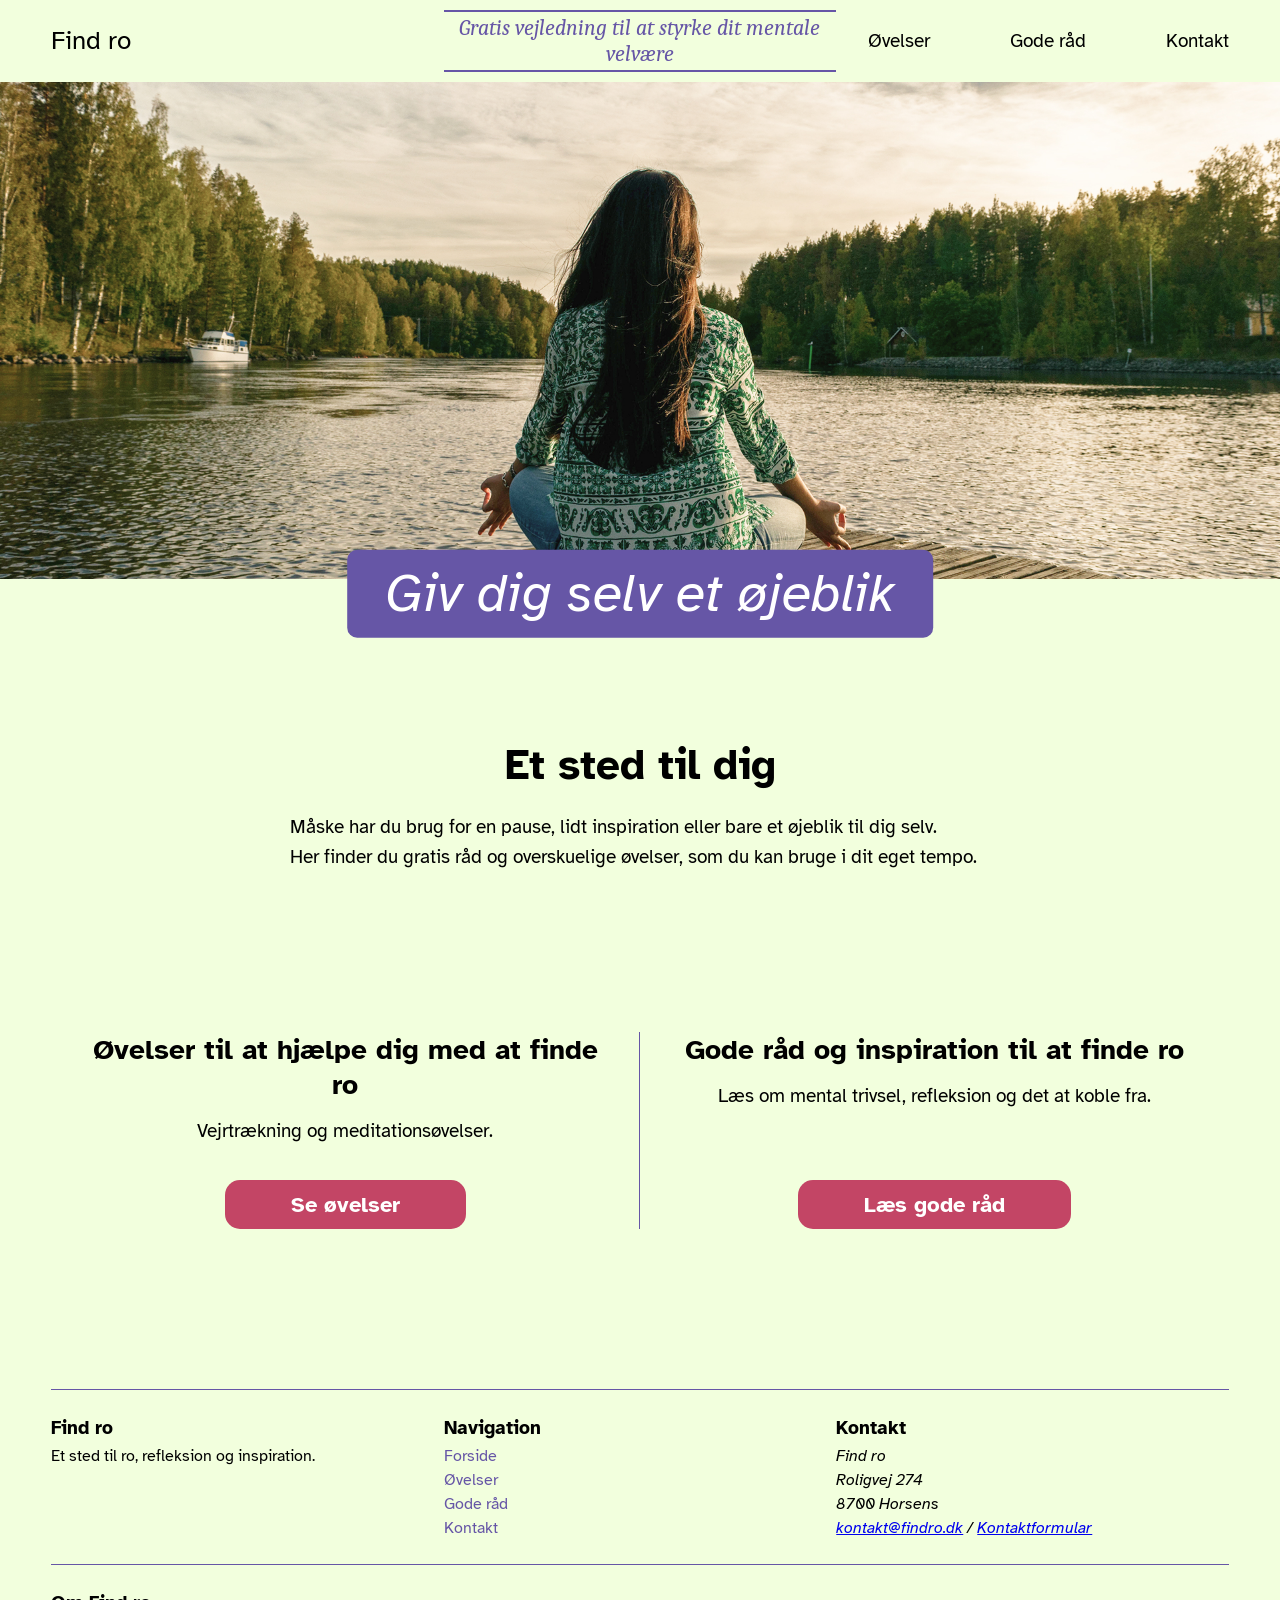
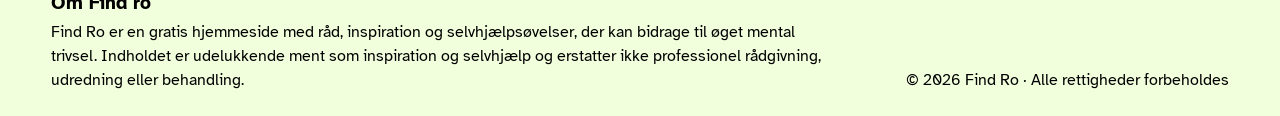
<file: index.html>
<!DOCTYPE html>
<html lang="da">
<head>
    <meta charset="UTF-8">
    <meta name="viewport" content="width=device-width, initial-scale=1.0">
    <title>Forside</title>
    <link rel="stylesheet" href="css/style.css">
    <script src="js/script.js" defer></script>
    <link rel="preconnect" href="https://fonts.googleapis.com">
    <link rel="preconnect" href="https://fonts.gstatic.com" crossorigin>
    <link href="https://fonts.googleapis.com/css2?family=Atkinson+Hyperlegible:ital,wght@0,400;0,700;1,400;1,700&family=Caladea:ital,wght@0,400;0,700;1,400;1,700&display=swap" rel="stylesheet">
</head>
<body>
    <a href="#indhold" class="spring-over-link knap">Gå til hovedindhold</a>
    <header>
        <a href="index.html" class="logo" aria-current="page">Find ro</a>
        <p class="slogan">Gratis vejledning til at styrke dit mentale velvære</p>
        <nav class="hovednavigation" aria-label="Hovednavigation">
            <div class="dropdown-ovelser">
                <a href="ovelser.html">Øvelser</a>
                <div class="undermenu">
                    <a href="ovelser.html#tretrinsovelse">Tretrinsøvelse</a>
                    <a href="ovelser.html#aandedraetsovelse">Åndedrætsøvelse</a>
                    <a href="ovelser.html#478-vejrtraekning">4-7-8-vejrtrækning</a>
                </div>
            </div>
            <a href="gode-raad.html">Gode råd</a>
            <a href="kontakt.html">Kontakt</a>

        </nav>
    </header>

    <main>
        <section class="topbillede">
            <img src="img/yoga2.jpg" alt="En kvinde sidder på en træbro ved en sø og mediterer med udsigt over vandet.">
            <h1>Giv dig selv et øjeblik</h1>
        </section>
        
        <section class="intro intro-forside afstand">
            <h2 id="indhold">Et sted til dig</h2>
            <p class="brodtekst">Måske har du brug for en pause, lidt inspiration eller bare et øjeblik til dig selv.</p>
            <p class="brodtekst">Her finder du gratis råd og overskuelige øvelser, som du kan bruge i dit eget tempo.</p>
        </section>
 
        <section class="genveje afstand">
            <div class="genvejsfelt">
                <h2>Øvelser til at hjælpe dig med at finde ro</h2>
                <p class="brodtekst">Vejrtrækning og meditationsøvelser.</p>
                <a href="ovelser.html" class="knap">Se øvelser</a>
            </div>
            <div class="genvejsfelt">
                <h2>Gode råd og inspiration til at finde ro</h2>
                <p class="brodtekst">Læs om mental trivsel, refleksion og det at koble fra.</p>
                <a href="gode-raad.html" class="knap">Læs gode råd</a>
            </div>
        </section>
    </main>
    
    <footer>
        <section class="sidefod-kolonne">
            <h2>Find ro</h2>
            <p >Et sted til ro, refleksion og inspiration.</p>
        </section>

        <nav class="sidefod-kolonne" aria-label="Footer navigation">
            <h2>Navigation</h2>
            <a href="index.html">Forside</a>
            <a href="ovelser.html">Øvelser</a>
            <a href="gode-raad.html">Gode råd</a>
            <a href="kontakt.html">Kontakt</a>
        </nav>

         <section class="sidefod-kolonne">
            <h2>Kontakt</h2>
            <address>
                <p>Find ro</p>
                <p>Roligvej 274</p>
                <p>8700 Horsens</p>
                <p><a href="mailto:kontakt@findro.dk">kontakt@findro.dk</a> /   <a href="kontakt.html#kontaktformular">Kontaktformular</a></p>
            </address>
         </section>

        <section class="om-sidefod">
            <h2>Om Find ro</h2>
            <p>Find Ro er en gratis hjemmeside med råd, inspiration og selvhjælpsøvelser, der kan bidrage til øget mental trivsel. Indholdet er udelukkende ment som inspiration og selvhjælp og erstatter ikke professionel rådgivning, udredning eller behandling.</p>
        </section>

        <p class="ophavsret">© 2026 Find Ro · Alle rettigheder forbeholdes</p>
    </footer>
</body>
</html>
</file>
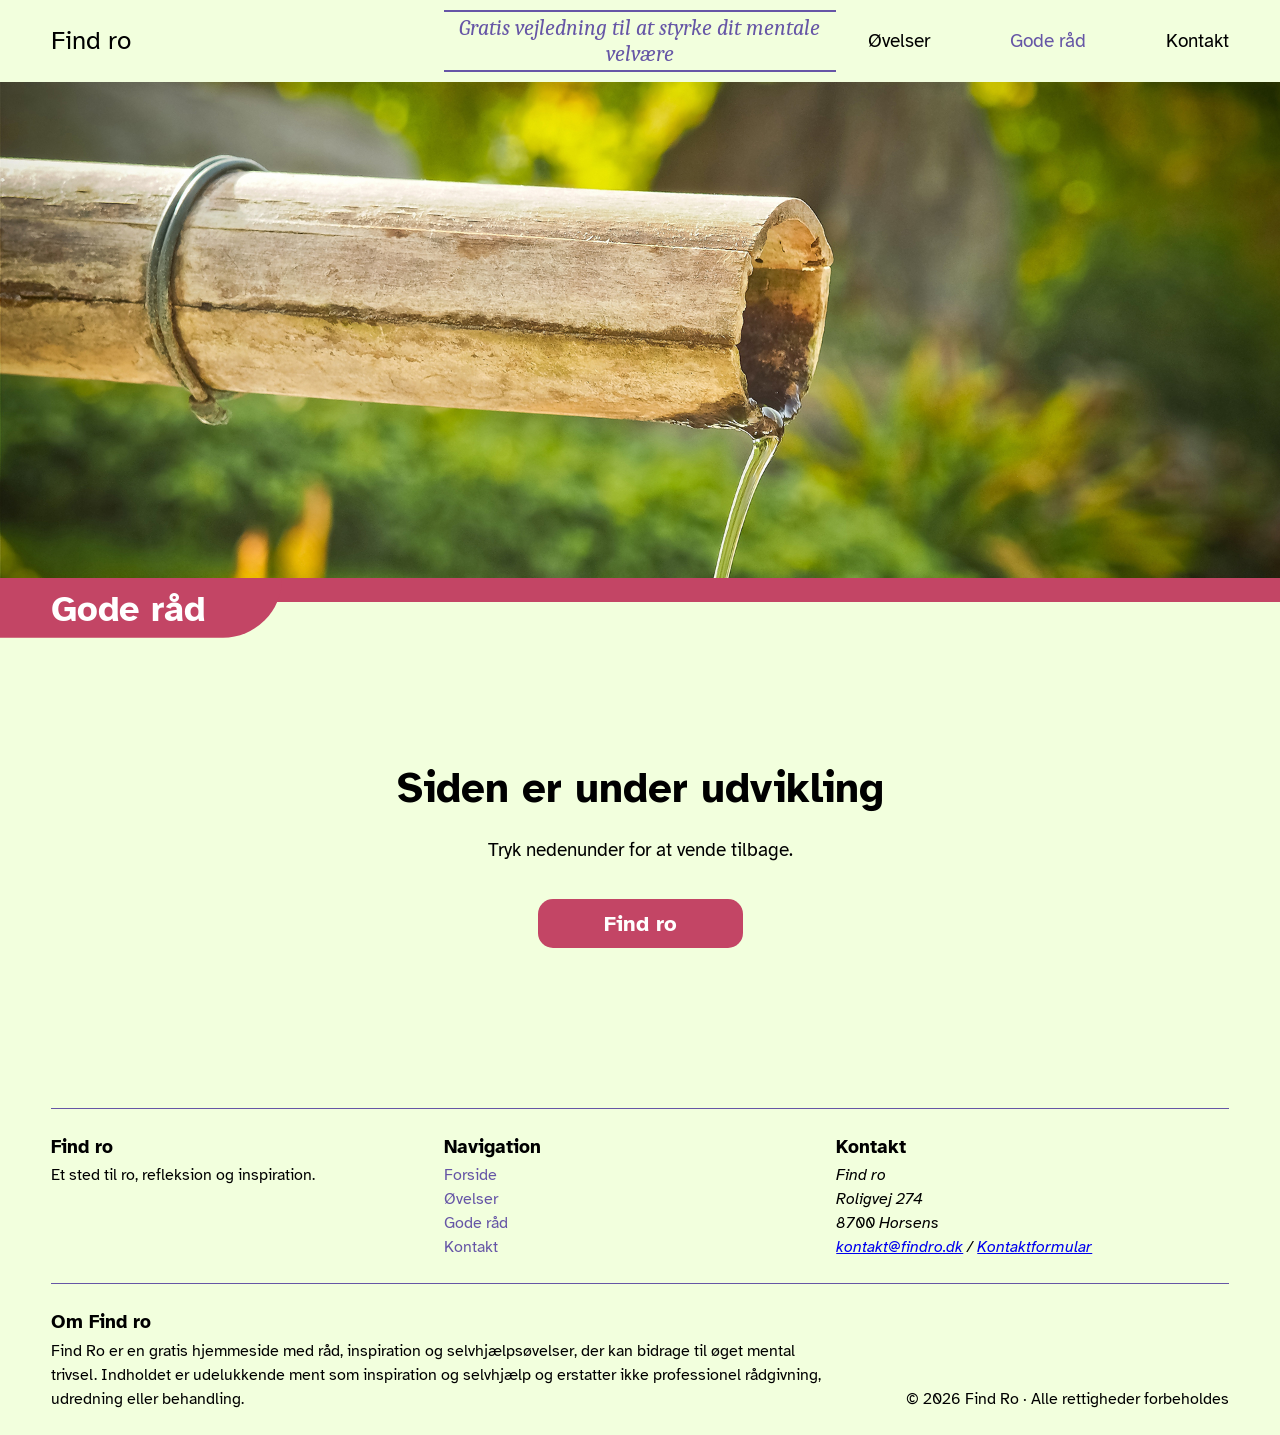
<file: gode-raad.html>
<!DOCTYPE html>
<html lang="da">
<head>
    <meta charset="UTF-8">
    <meta name="viewport" content="width=device-width, initial-scale=1.0">
    <title>Gode råd</title>
    <link rel="stylesheet" href="css/style.css">
    <script src="js/script.js" defer></script>
    <link rel="preconnect" href="https://fonts.googleapis.com">
    <link rel="preconnect" href="https://fonts.gstatic.com" crossorigin>
    <link href="https://fonts.googleapis.com/css2?family=Atkinson+Hyperlegible:ital,wght@0,400;0,700;1,400;1,700&family=Caladea:ital,wght@0,400;0,700;1,400;1,700&display=swap" rel="stylesheet">
</head>
<body>
    <a href="#indhold" class="spring-over-link knap">Gå til hovedindhold</a>
    <header>
        <a href="index.html" class="logo">Find ro</a>
        <p class="slogan">Gratis vejledning til at styrke dit mentale velvære</p>
        <nav class="hovednavigation" aria-label="Hovednavigation">
            <div class="dropdown-ovelser">
                <a href="ovelser.html">Øvelser</a>
                <div class="undermenu">
                    <a href="ovelser.html#tretrinsovelse">Tretrinsøvelse</a>
                    <a href="ovelser.html#aandedraetsovelse">Åndedrætsøvelse</a>
                    <a href="ovelser.html#478-vejrtraekning">4-7-8-vejrtrækning</a>
                </div>
            </div>
            <a href="gode-raad.html" aria-current="page">Gode råd</a>
            <a href="kontakt.html">Kontakt</a>
        </nav>
    </header>

    <main>
        <section class="topbillede">
            <img src="img/vand.jpg" alt="">
        </section>
        <section class="sidetitel">
            <div class="titelstreg"></div>
            <h1 id="indhold">Gode råd</h1>
        </section>

        <section class="intro intro-gode-raad afstand">
            <h2>Siden er under udvikling</h2>
            <p class="brodtekst">Tryk nedenunder for at vende tilbage.</p>
            <div class="genvejsfelt">
                <a href="index.html" class="knap">Find ro</a>
            </div>
        </section>
    </main>
    
    <footer>
        <section class="sidefod-kolonne">
            <h2>Find ro</h2>
            <p >Et sted til ro, refleksion og inspiration.</p>
        </section>

        <nav class="sidefod-kolonne" aria-label="Footer navigation">
            <h2>Navigation</h2>
            <a href="index.html">Forside</a>
            <a href="ovelser.html">Øvelser</a>
            <a href="gode-raad.html">Gode råd</a>
            <a href="kontakt.html">Kontakt</a>
        </nav>

         <section class="sidefod-kolonne">
            <h2>Kontakt</h2>
            <address>
                <p>Find ro</p>
                <p>Roligvej 274</p>
                <p>8700 Horsens</p>
                <p><a href="mailto:kontakt@findro.dk">kontakt@findro.dk</a> /   <a href="kontakt.html#kontaktformular">Kontaktformular</a></p>
            </address>
         </section>

        <section class="om-sidefod">
            <h2>Om Find ro</h2>
            <p>Find Ro er en gratis hjemmeside med råd, inspiration og selvhjælpsøvelser, der kan bidrage til øget mental trivsel. Indholdet er udelukkende ment som inspiration og selvhjælp og erstatter ikke professionel rådgivning, udredning eller behandling.</p>
        </section>

        <p class="ophavsret">© 2026 Find Ro · Alle rettigheder forbeholdes</p>
    </footer>
</body>
</html>
</file>
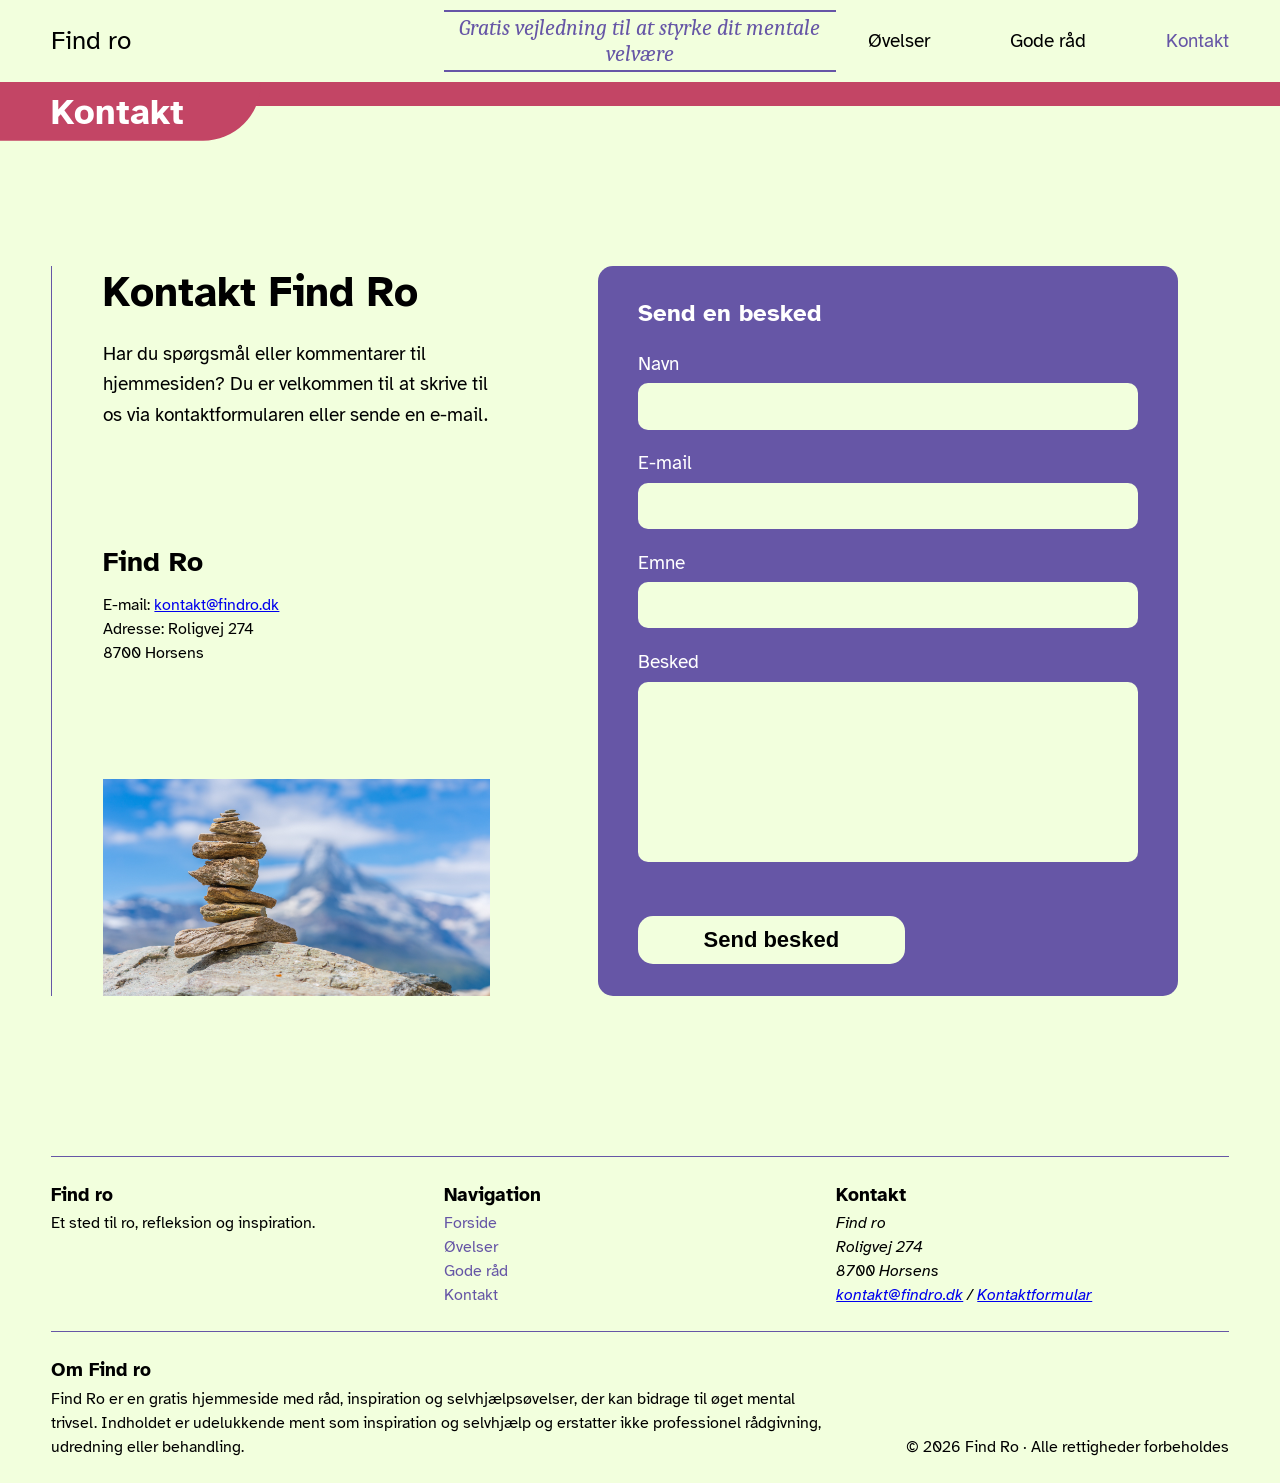
<file: kontakt.html>
<!DOCTYPE html>
<html lang="da">
<head>
    <meta charset="UTF-8">
    <meta name="viewport" content="width=device-width, initial-scale=1.0">
    <title>Kontakt</title>
    <link rel="stylesheet" href="css/style.css">
    <script src="js/script.js" defer></script>
    <link rel="preconnect" href="https://fonts.googleapis.com">
    <link rel="preconnect" href="https://fonts.gstatic.com" crossorigin>
    <link href="https://fonts.googleapis.com/css2?family=Atkinson+Hyperlegible:ital,wght@0,400;0,700;1,400;1,700&family=Caladea:ital,wght@0,400;0,700;1,400;1,700&display=swap" rel="stylesheet">
</head>
<body>
    <a href="#indhold" class="spring-over-link knap">Gå til hovedindhold</a>
    <header>
        <a href="index.html" class="logo">Find ro</a>
        <p class="slogan">Gratis vejledning til at styrke dit mentale velvære</p>
        <nav class="hovednavigation" aria-label="Hovednavigation">
            <div class="dropdown-ovelser">
                <a href="ovelser.html">Øvelser</a>
                <div class="undermenu">
                    <a href="ovelser.html#tretrinsovelse">Tretrinsøvelse</a>
                    <a href="ovelser.html#aandedraetsovelse">Åndedrætsøvelse</a>
                    <a href="ovelser.html#478-vejrtraekning">4-7-8-vejrtrækning</a>
                </div>
            </div>
            <a href="gode-raad.html">Gode råd</a>
            <a href="kontakt.html" aria-current="page">Kontakt</a>
        </nav>
    </header>

    <main>
        <section class="sidetitel">
            <div class="titelstreg"></div>
            <h1 id="indhold">Kontakt</h1>
        </section>

        <section class="kontakt afstand">
            <div class="kontakt-info">
                <div>
                    <h2>Kontakt Find Ro</h2>
                    <p class="brodtekst">Har du spørgsmål eller kommentarer til hjemmesiden?
                    Du er velkommen til at skrive til os via kontaktformularen
                    eller sende en e-mail.</p>
                </div>

                <div class="kontakt-oplysninger">
                    <h3>Find Ro</h3>
                    <p>E-mail: <a href="mailto:kontakt@findro.dk">kontakt@findro.dk</a></p>
                    <p>Adresse: Roligvej 274</p>
                    <p>8700 Horsens</p>
                </div>

                <div class="kontakt-billede">
                    <img src="img/sten.jpg" alt="">
                </div>
            </div>

            <form class="kontakt-formular" id="kontaktformular">
                <h2>Send en besked</h2>

                <label for="navn">Navn</label>
                <input type="text" id="navn" name="navn" autocomplete="name">

                <label for="email">E-mail</label>
                <input type="email" id="email" name="email" autocomplete="email">

                <label for="emne">Emne</label>
                <input type="text" id="emne" name="emne">

                <label for="besked">Besked</label>
                <textarea id="besked" name="besked"></textarea>

                <button type="submit" class="knap">Send besked</button>
            </form>
        </section>
    </main>
    
    <footer>
        <section class="sidefod-kolonne">
            <h2>Find ro</h2>
            <p >Et sted til ro, refleksion og inspiration.</p>
        </section>

        <nav class="sidefod-kolonne" aria-label="Footer navigation">
            <h2>Navigation</h2>
            <a href="index.html">Forside</a>
            <a href="ovelser.html">Øvelser</a>
            <a href="gode-raad.html">Gode råd</a>
            <a href="kontakt.html">Kontakt</a>
        </nav>

         <section class="sidefod-kolonne">
            <h2>Kontakt</h2>
            <address>
                <p>Find ro</p>
                <p>Roligvej 274</p>
                <p>8700 Horsens</p>
                <p><a href="mailto:kontakt@findro.dk">kontakt@findro.dk</a> /   <a href="kontakt.html#kontaktformular">Kontaktformular</a></p>
            </address>
         </section>

        <section class="om-sidefod">
            <h2>Om Find ro</h2>
            <p>Find Ro er en gratis hjemmeside med råd, inspiration og selvhjælpsøvelser, der kan bidrage til øget mental trivsel. Indholdet er udelukkende ment som inspiration og selvhjælp og erstatter ikke professionel rådgivning, udredning eller behandling.</p>
        </section>

        <p class="ophavsret">© 2026 Find Ro · Alle rettigheder forbeholdes</p>
    </footer>
</body>
</html>
</file>
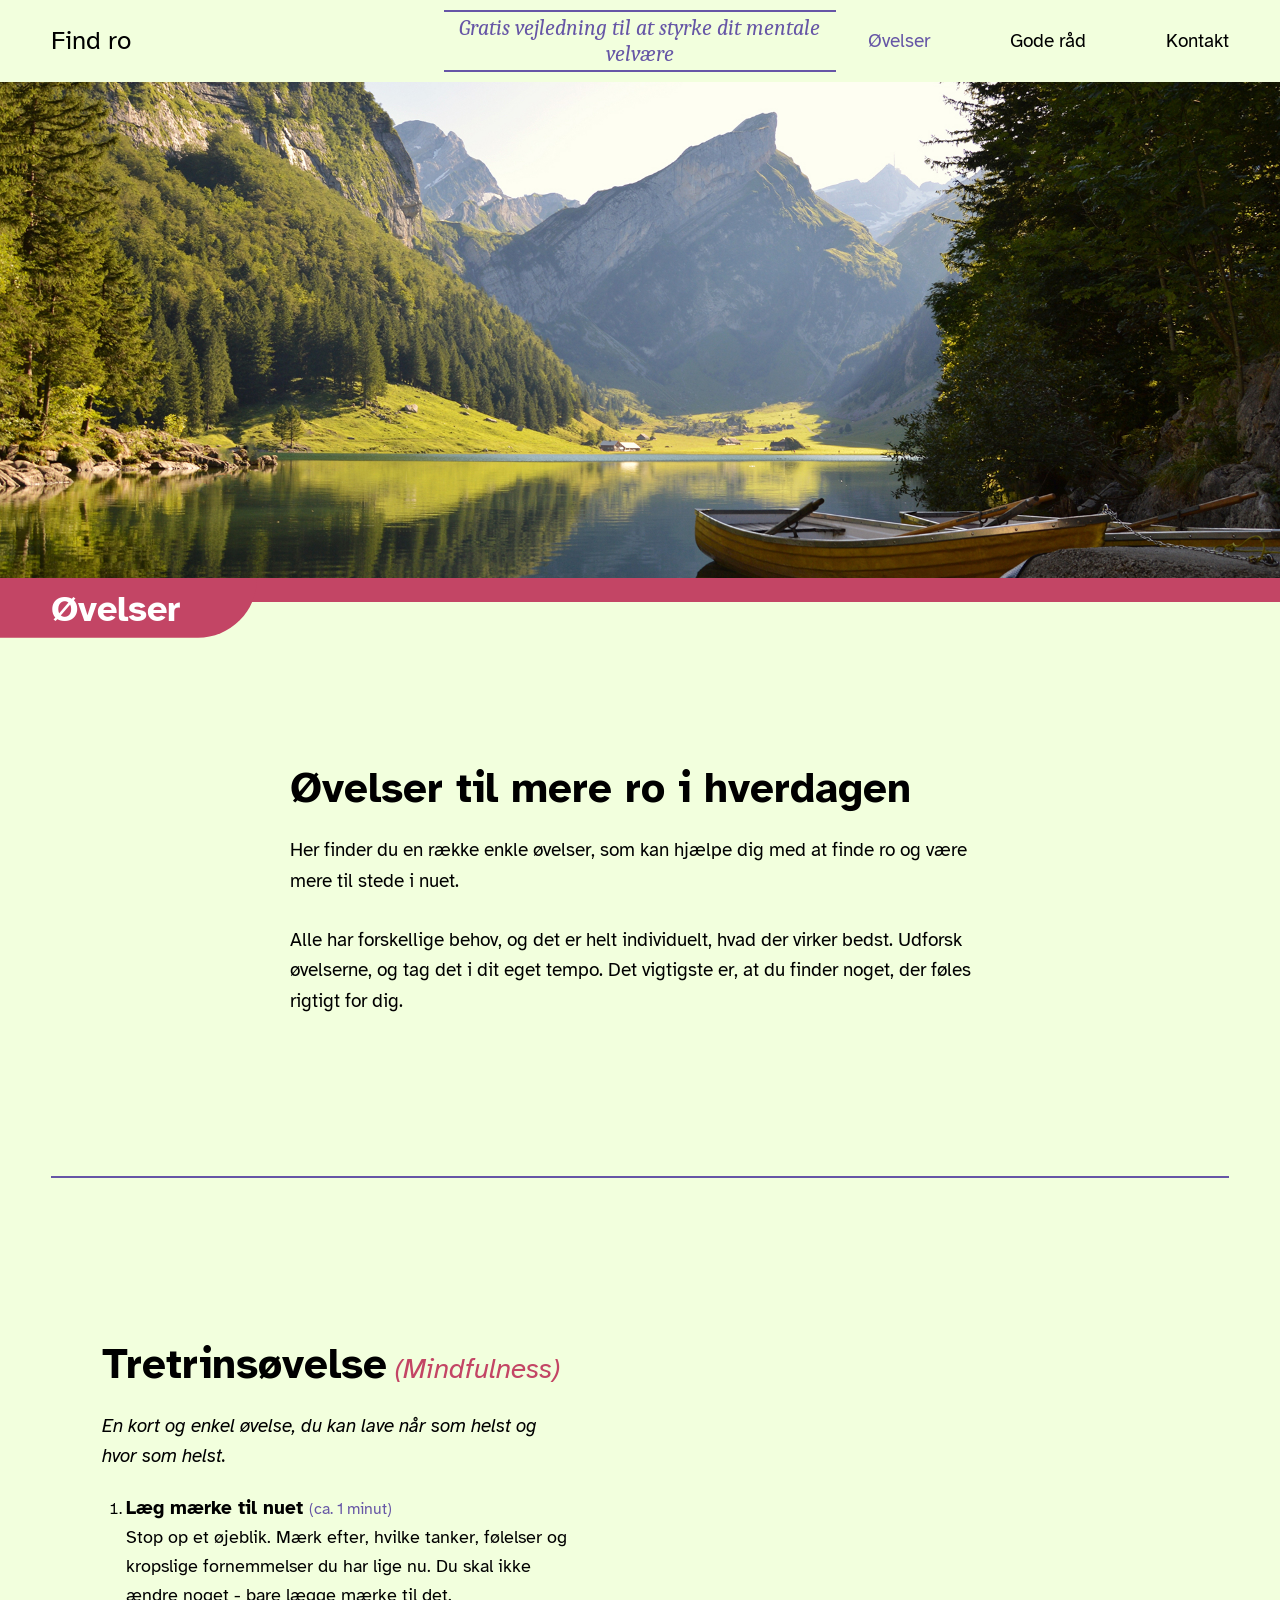
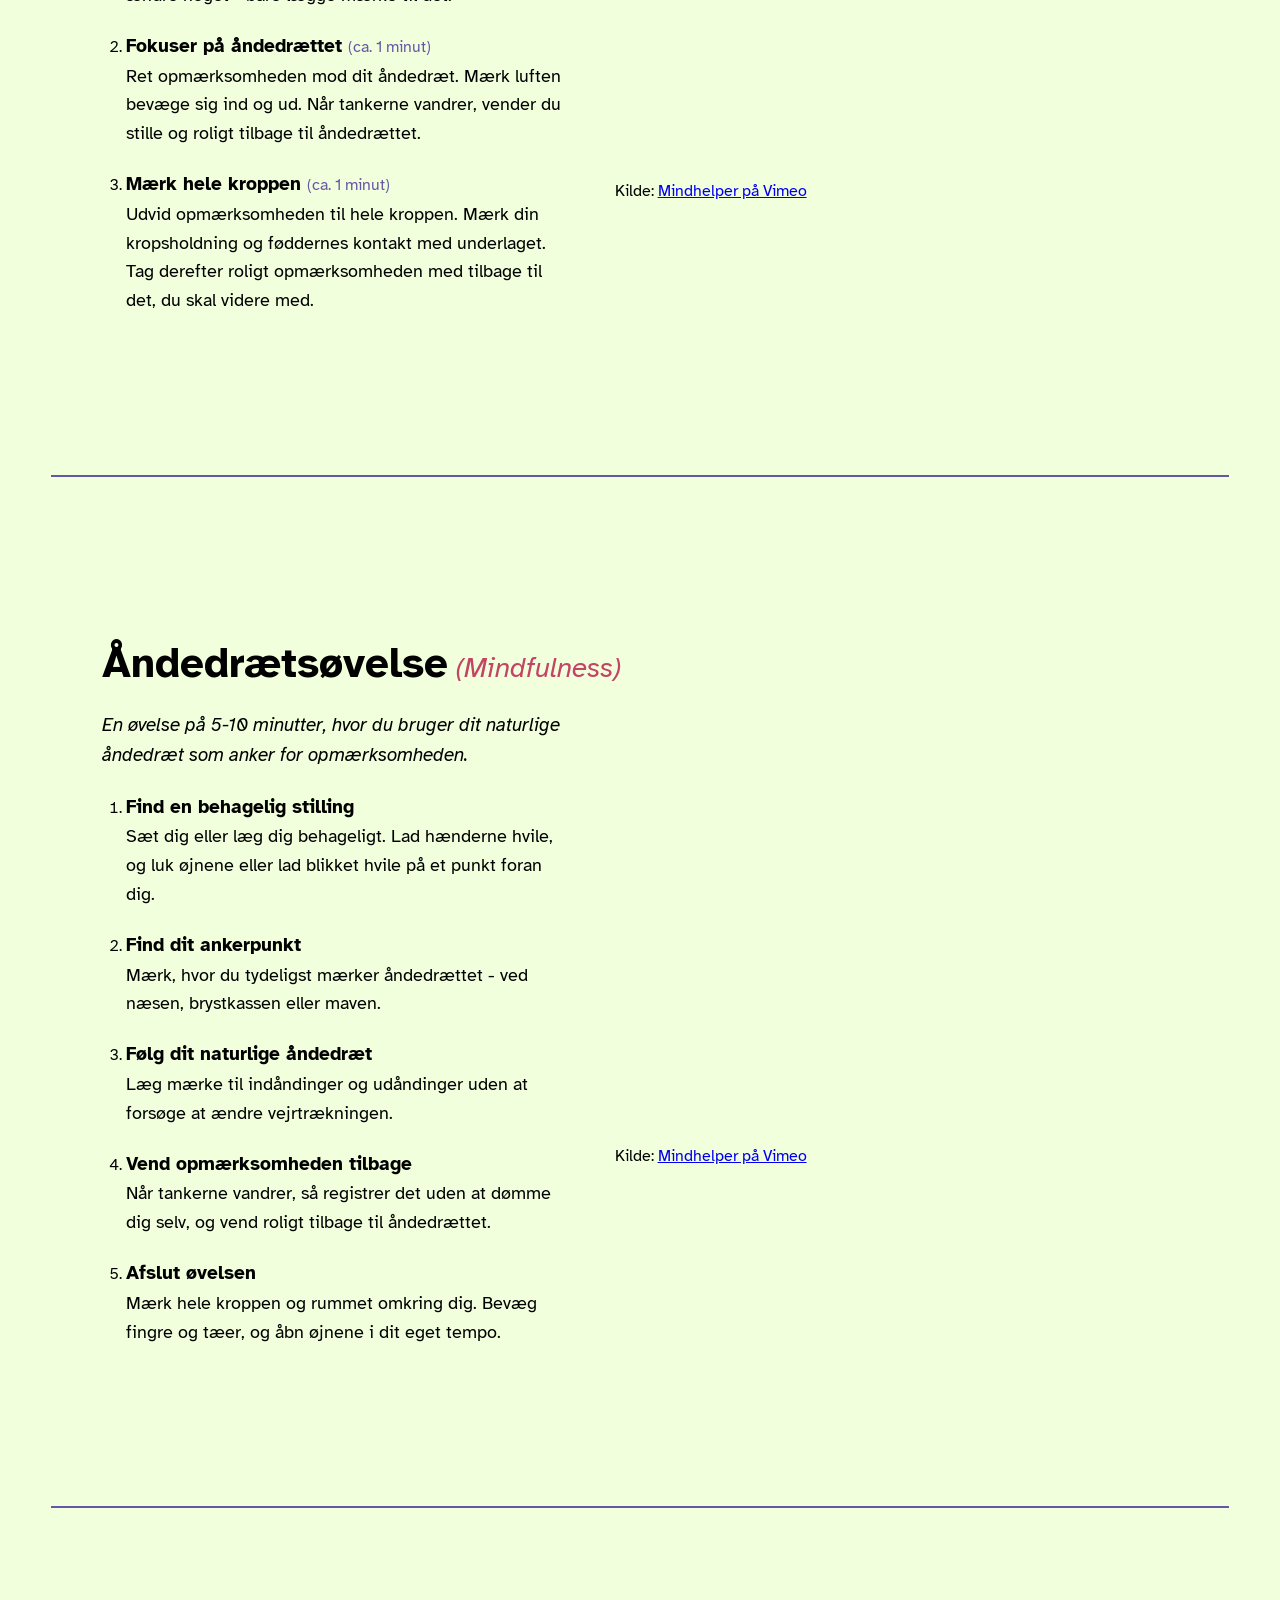
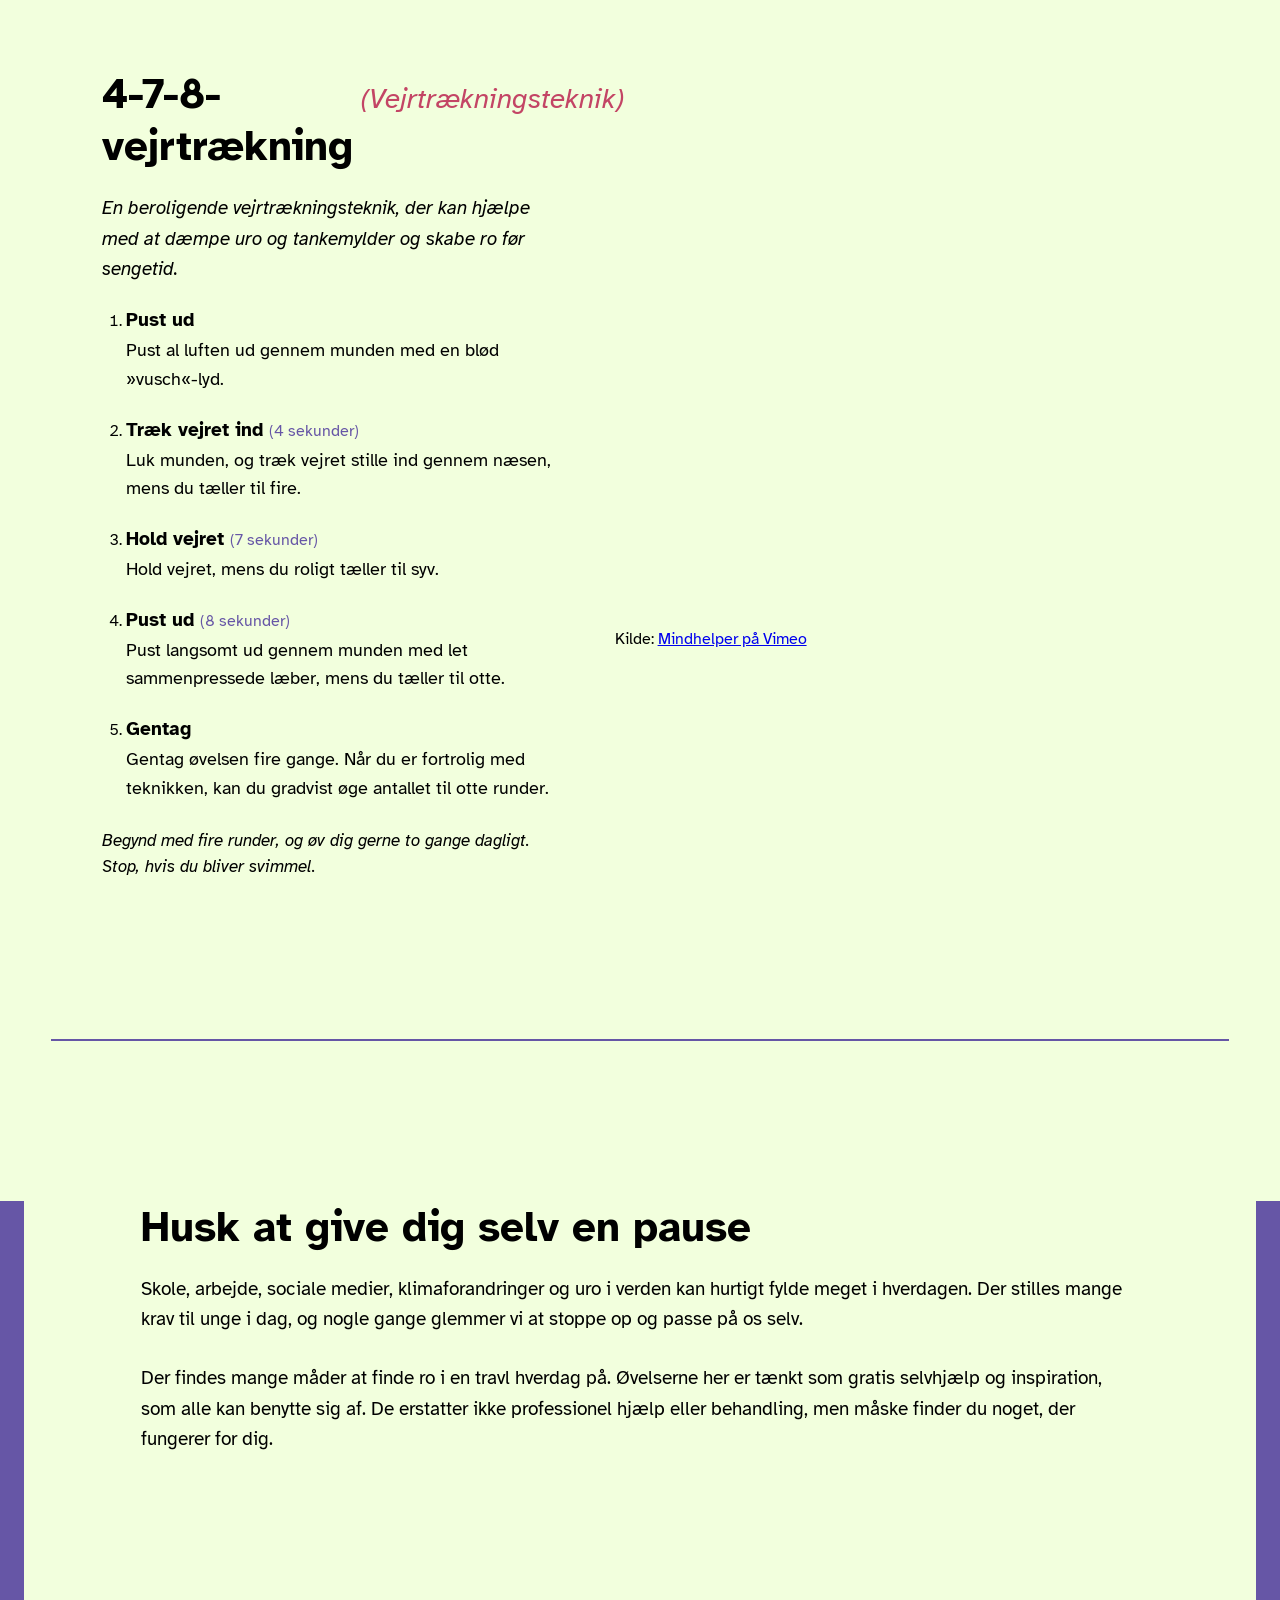
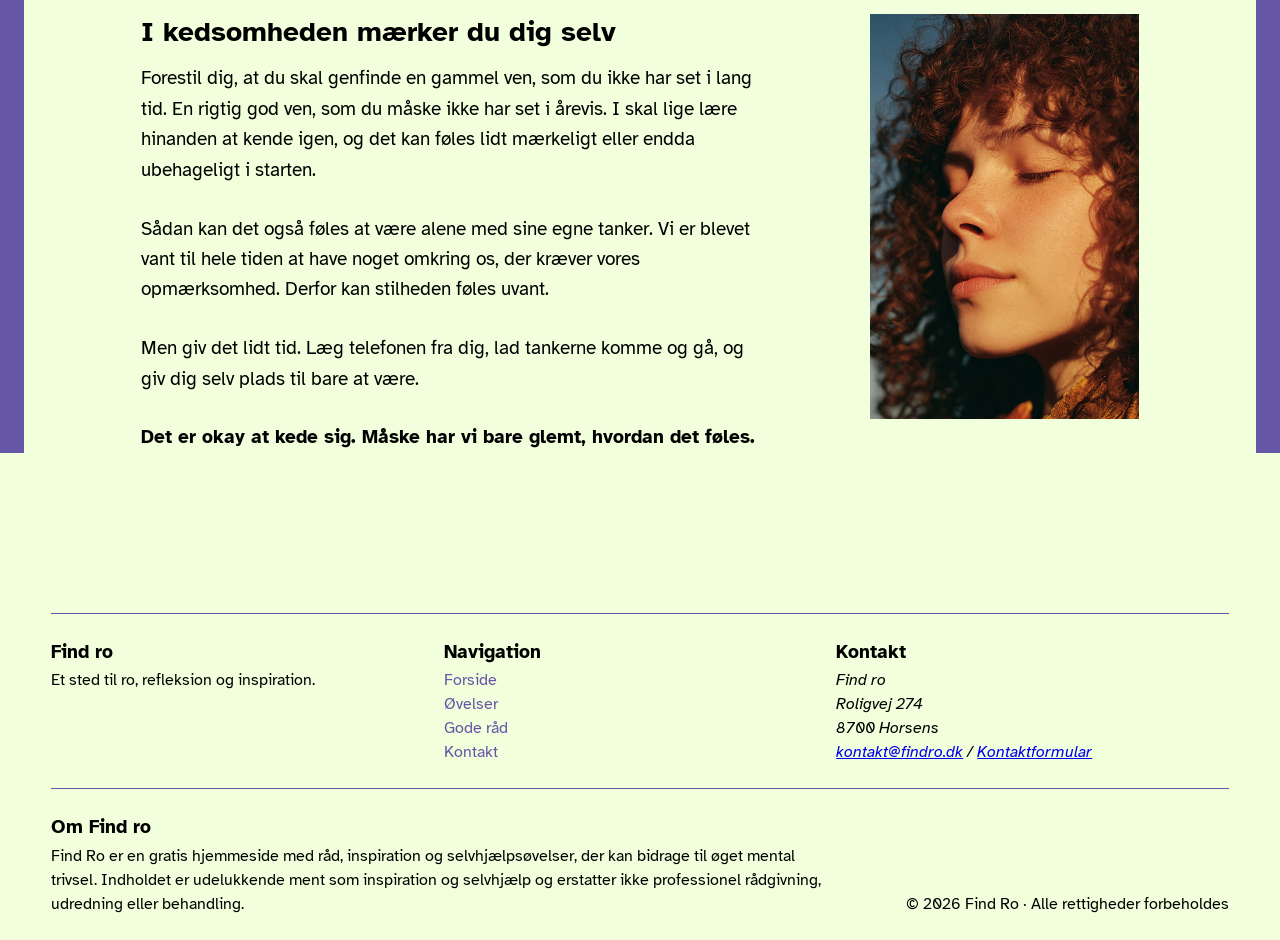
<file: ovelser.html>
<!DOCTYPE html>
<html lang="da">
<head>
    <meta charset="UTF-8">
    <meta name="viewport" content="width=device-width, initial-scale=1.0">
    <title>Øvelser</title>
    <link rel="stylesheet" href="css/style.css">
    <script src="js/script.js" defer></script>
    <link rel="preconnect" href="https://fonts.googleapis.com">
    <link rel="preconnect" href="https://fonts.gstatic.com" crossorigin>
    <link href="https://fonts.googleapis.com/css2?family=Atkinson+Hyperlegible:ital,wght@0,400;0,700;1,400;1,700&family=Caladea:ital,wght@0,400;0,700;1,400;1,700&display=swap" rel="stylesheet">
    <script src="js/script.js" defer></script>
</head>
<body>
    <a href="#indhold" class="spring-over-link knap">Gå til hovedindhold</a>
    <header>
        <a href="index.html" class="logo">Find ro</a>
        <p class="slogan">Gratis vejledning til at styrke dit mentale velvære</p>
        <nav class="hovednavigation" aria-label="Hovednavigation">
            <div class="dropdown-ovelser">
                <a href="ovelser.html" aria-current="page">Øvelser</a>
                <div class="undermenu">
                    <a href="ovelser.html#tretrinsovelse">Tretrinsøvelse</a>
                    <a href="ovelser.html#aandedraetsovelse">Åndedrætsøvelse</a>
                    <a href="ovelser.html#478-vejrtraekning">4-7-8-vejrtrækning</a>
                </div>
            </div>
            <a href="gode-raad.html">Gode råd</a>
            <a href="kontakt.html">Kontakt</a>
        </nav>
    </header>

    <main>
        <section class="topbillede">
            <img src="img/bjerg.jpg" alt="">
        </section>
        <section class="sidetitel">
            <div class="titelstreg"></div>
            <h1>Øvelser</h1>
        </section>

        <section class="intro intro-ovelser afstand">
            <h2 id="indhold">Øvelser til mere ro i hverdagen</h2>
            <p class="brodtekst">Her finder du en række enkle øvelser, som kan hjælpe dig med at finde ro og være mere til stede i nuet.</p>
            <p class="brodtekst">Alle har forskellige behov, og det er helt individuelt, hvad der virker bedst. Udforsk øvelserne, og tag det i dit eget tempo. Det vigtigste er, at du finder noget, der føles rigtigt for dig.</p>
        </section>

        <div class="ovelse-bjaelke afstand"></div>
        
        <section class="ovelse afstand" id="tretrinsovelse">
            <div class="ovelse-tekst">
                <div class="ovelse-overskrift">
                    <h2>Tretrinsøvelse</h2>
                    <h3>(Mindfulness)</h3>
                </div>
                <p class="brodtekst"><em>En kort og enkel øvelse, du kan lave når som helst og hvor som helst.</em></p>
                <ol class="ovelse-trin">
                    <li>
                        <h4>Læg mærke til nuet <span class="ovelse-tid">(ca. 1 minut)</span></h4>
                        <p class="brodtekst">Stop op et øjeblik. Mærk efter, hvilke tanker, følelser og kropslige fornemmelser du har lige nu. Du skal ikke ændre noget - bare lægge mærke til det.</p>
                    </li>
                    <li>
                        <h4>Fokuser på åndedrættet <span class="ovelse-tid">(ca. 1 minut)</span></h4>
                        <p class="brodtekst">Ret opmærksomheden mod dit åndedræt. Mærk luften bevæge sig ind og ud. Når tankerne vandrer, vender du stille og roligt tilbage til åndedrættet.</p>
                    </li>
                    <li>
                        <h4>Mærk hele kroppen <span class="ovelse-tid">(ca. 1 minut)</span></h4>
                        <p class="brodtekst">Udvid opmærksomheden til hele kroppen. Mærk din kropsholdning og føddernes kontakt med underlaget. Tag derefter roligt opmærksomheden med tilbage til det, du skal videre med.</p>
                    </li>
                </ol>
            </div>

            <div class="ovelse-video">
                <iframe src="https://player.vimeo.com/video/327008767?muted=0"
                        title="Videoguide til tretrinsøvelsen med lyd og tekst."
                        allow="fullscreen; picture-in-picture"
                        referrerpolicy="strict-origin-when-cross-origin"
                        allowfullscreen>
                </iframe>
                <p class="videokilde">Kilde: <a href="https://vimeo.com/327008767" target="_blank" rel="noopener noreferrer">Mindhelper på Vimeo</a></p>
            </div>
        </section>

        <div class="ovelse-bjaelke afstand"></div>

        <section class="ovelse afstand" id="aandedraetsovelse">
            <div class="ovelse-tekst">
                <div class="ovelse-overskrift">
                    <h2>Åndedrætsøvelse</h2>
                    <h3>(Mindfulness)</h3>
                </div>
                <p class="brodtekst"><em>En øvelse på 5-10 minutter, hvor du bruger dit naturlige åndedræt som anker for opmærksomheden.</em></p>
                <ol class="ovelse-trin">
                    <li>
                        <h4>Find en behagelig stilling</h4>
                        <p class="brodtekst">Sæt dig eller læg dig behageligt. Lad hænderne hvile, og luk øjnene eller lad blikket hvile på et punkt foran dig.</p>
                    </li>
                    <li>
                        <h4>Find dit ankerpunkt</h4>
                        <p class="brodtekst">Mærk, hvor du tydeligst mærker åndedrættet - ved næsen, brystkassen eller maven.</p>
                    </li>
                    <li>
                        <h4>Følg dit naturlige åndedræt</h4>
                        <p class="brodtekst">Læg mærke til indåndinger og udåndinger uden at forsøge at ændre vejrtrækningen.</p>
                    </li>
                    <li>
                        <h4>Vend opmærksomheden tilbage</h4>
                        <p class="brodtekst">Når tankerne vandrer, så registrer det uden at dømme dig selv, og vend roligt tilbage til åndedrættet.</p>
                    </li>
                    <li>
                        <h4>Afslut øvelsen</h4>
                        <p class="brodtekst">Mærk hele kroppen og rummet omkring dig. Bevæg fingre og tæer, og åbn øjnene i dit eget tempo.</p>
                    </li>
                </ol>
            </div>

            <div class="ovelse-video">
                <iframe src="https://player.vimeo.com/video/327008055"
                        title="Videoguide til åndedrætsøvelsen med lyd og tekst."
                        allow="autoplay; fullscreen; picture-in-picture"
                        referrerpolicy="strict-origin-when-cross-origin"
                        allowfullscreen>
                </iframe>
                <p class="videokilde">Kilde: <a href="https://vimeo.com/327008055" target="_blank" rel="noopener noreferrer">Mindhelper på Vimeo</a></p>
            </div>
        </section>

        <div class="ovelse-bjaelke afstand"></div>

        <section class="ovelse afstand" id="478-vejrtraekning">
            <div class="ovelse-tekst">
                <div class="ovelse-overskrift">
                    <h2>4-7-8-vejrtrækning</h2>
                    <h3>(Vejrtrækningsteknik)</h3>
                </div>
                <p class="brodtekst"><em>En beroligende vejrtrækningsteknik, der kan hjælpe med at dæmpe uro og tankemylder og skabe ro før sengetid.</em></p>
                <ol class="ovelse-trin">
                    <li>
                        <h4>Pust ud</h4>
                        <p class="brodtekst">Pust al luften ud gennem munden med en blød »vusch«-lyd.</p>
                    </li>
                    <li>
                        <h4>Træk vejret ind <span class="ovelse-tid">(4 sekunder)</span></h4>
                        <p class="brodtekst">Luk munden, og træk vejret stille ind gennem næsen, mens du tæller til fire.</p>
                    </li>
                    <li>
                            <h4>Hold vejret <span class="ovelse-tid">(7 sekunder)</span></h4>
                        <p class="brodtekst">Hold vejret, mens du roligt tæller til syv.</p>
                    </li>
                    <li>
                        <h4>Pust ud <span class="ovelse-tid">(8 sekunder)</span></h4>
                        <p class="brodtekst">Pust langsomt ud gennem munden med let sammenpressede læber, mens du tæller til otte.</p>
                    </li>
                    <li>
                        <h4>Gentag</h4>
                        <p class="brodtekst">Gentag øvelsen fire gange. Når du er fortrolig med teknikken, kan du gradvist øge antallet til otte runder.</p>
                    </li>
                </ol>
                <p class="ovelse-note">Begynd med fire runder, og øv dig gerne to gange dagligt. Stop, hvis du bliver svimmel.</p>
            </div>

            <div class="ovelse-video">
                <iframe src="https://player.vimeo.com/video/327007112" 
                        title="Videoguide til 4-7-8-vejrtrækning med lyd og tekst"
                        allow="autoplay; fullscreen; picture-in-picture"
                        referrerpolicy="strict-origin-when-cross-origin"
                        allowfullscreen>
                </iframe>
                <p class="videokilde">Kilde: <a href="https://vimeo.com/327007112" target="_blank" rel="noopener noreferrer">Mindhelper på Vimeo</a></p>
            </div>
        </section>

        <div class="ovelse-bjaelke afstand"></div>

        <section class="pause afstand">

            <div class="pause-indhold">

                <div class="pause-intro">
                    <h2>Husk at give dig selv en pause</h2>
                    <p class="brodtekst">Skole, arbejde, sociale medier, klimaforandringer og uro i verden kan hurtigt fylde meget i hverdagen. Der stilles mange krav til unge i dag, og nogle gange glemmer vi at stoppe op og passe på os selv.</p>
                    <p class="brodtekst">Der findes mange måder at finde ro i en travl hverdag på. Øvelserne her er tænkt som gratis selvhjælp og inspiration, som alle kan benytte sig af. De erstatter ikke professionel hjælp eller behandling, men måske finder du noget, der fungerer for dig.</p>
                </div>

                <div class="pause-tekst">
                    <h3>I kedsomheden mærker du dig selv</h3>
                    <p class="brodtekst">Forestil dig, at du skal genfinde en gammel ven, som du ikke har set i lang tid. En rigtig god ven, som du måske ikke har set i årevis. I skal lige lære hinanden at kende igen, og det kan føles lidt mærkeligt eller endda ubehageligt i starten.</p>
                    <p class="brodtekst">Sådan kan det også føles at være alene med sine egne tanker. Vi er blevet vant til hele tiden at have noget omkring os, der kræver vores opmærksomhed. Derfor kan stilheden føles uvant.</p>
                    <p class="brodtekst">Men giv det lidt tid. Læg telefonen fra dig, lad tankerne komme og gå, og giv dig selv plads til bare at være.</p>
                    <p class="brodtekst"><b>Det er okay at kede sig. Måske har vi bare glemt, hvordan det føles.</b></p>
                </div>
                <div class="pause-billede">
                    <img src="img/kvinde.jpg" alt="En person med lukkede øjne i et roligt øjeblik">
                </div>
            </div>
        </section>

        
       
    </main>
    
    <footer>
        <section class="sidefod-kolonne">
            <h2>Find ro</h2>
            <p >Et sted til ro, refleksion og inspiration.</p>
        </section>

        <nav class="sidefod-kolonne" aria-label="Footer navigation">
            <h2>Navigation</h2>
            <a href="index.html">Forside</a>
            <a href="ovelser.html">Øvelser</a>
            <a href="gode-raad.html">Gode råd</a>
            <a href="kontakt.html">Kontakt</a>
        </nav>

         <section class="sidefod-kolonne">
            <h2>Kontakt</h2>
            <address>
                <p>Find ro</p>
                <p>Roligvej 274</p>
                <p>8700 Horsens</p>
                <p><a href="mailto:kontakt@findro.dk">kontakt@findro.dk</a> /   <a href="kontakt.html#kontaktformular">Kontaktformular</a></p>
            </address>
         </section>

        <section class="om-sidefod">
            <h2>Om Find ro</h2>
            <p>Find Ro er en gratis hjemmeside med råd, inspiration og selvhjælpsøvelser, der kan bidrage til øget mental trivsel. Indholdet er udelukkende ment som inspiration og selvhjælp og erstatter ikke professionel rådgivning, udredning eller behandling.</p>
        </section>

        <p class="ophavsret">© 2026 Find Ro · Alle rettigheder forbeholdes</p>
    </footer>
</body>
</html>
</file>
<file: css/style.css>
* {
    box-sizing: border-box;
    margin: 0;
}

:root {
    --farve-60: #F2FFDD;
    --farve-30: #6656A6;
    --farve-10: #C34565;
}

body {
    font-family: 'Atkinson Hyperlegible', sans-serif;
    background-color: var(--farve-60);
    color: #000;
}

h1 {
    font-size: 54px;
    font-weight: 400;
    font-style: italic;
}

h2 {
    font-size: 42px;
}

h3 {
    font-size: 28px;
}

h2, h3 {
    margin-bottom: 0.5em;
}

h4 {
    font-size: 19px;
    margin-bottom: 0.1em;
}

.brodtekst {
    font-size: 19px;
    line-height: 1.6;
}

p.brodtekst + p.brodtekst {
    margin-top: 1.5em;
}

.intro-forside p.brodtekst + p.brodtekst {
    margin-top: 0;
}

.afstand {
    margin-top: 10em;
}

.lille-afstand {
    margin-top: 5em;
}

.knap, .kontakt-formular {
    border: none;
    border-radius: 15px;
}

/* Header */
header {
    display: grid;
    grid-template-columns: repeat(3, 1fr);
    align-items: center;
    padding: 0.6em 4%;
}

.logo {
    justify-self: start;
    color: #000;
    font-size: 26px;
    text-decoration: none;
}

.slogan {
    justify-self: center;
    padding: 0.15em 0;
    border-top: 0.12em solid var(--farve-30);
    border-bottom: 0.12em solid var(--farve-30);
    color: var(--farve-30);
    font-family: 'Caladea', serif;
    font-size: 22px;
    font-style: italic;
    text-align: center;
}

.hovednavigation {
    display: flex;
    justify-self: end;
    gap: 5em;
}

.hovednavigation a {
    color: #000;
    font-size: 19px;
    text-decoration: none;
}

.hovednavigation a[aria-current="page"] {
    color: var(--farve-30);
}

.hovednavigation a:hover {
    text-decoration: underline;
    text-decoration-color: var(--farve-10);
    text-decoration-thickness: 0.12em;
    text-underline-offset: 0.3em;
}

/* Dropdown-menu */
.dropdown-ovelser {
    position: relative;
}

.undermenu {
    display: none;
    position: absolute;
    top: calc(100% + 0.3em);
    z-index: 10;
    min-width: max-content;
    padding: 0.3em 0;
    background-color: var(--farve-60);
    box-shadow: 0 5px 8px -3px rgba(0, 0, 0, 0.15);
}

/* Hover-område mellem Øvelser og dropdown */
.undermenu::before {
    content: "";
    position: absolute;
    bottom: 100%;
    left: 0;
    width: 100%;
    height: 0.5em;
}

.dropdown-ovelser:hover .undermenu,
.dropdown-ovelser:focus-within .undermenu {
    display: block;
}

.undermenu a {
    display: table;
    padding: 0.5em 1em;
    font-size: 17px;
    white-space: nowrap;
}

.dropdown-ovelser.menu-aaben .undermenu {
    display: block;
}

.undermenu a:focus-visible {
    outline-offset: -4px;
}


/* Billeder og sidetitler */
img {
    display: block;
    width: 100%;
}

.topbillede {
    position: relative;
}

.topbillede h1 {
    position: absolute;
    top: 103%;
    left: 50%;
    transform: translate(-50%, -50%);
    padding: 0.2em 0.7em;
    border-radius: 10px;
    background-color: var(--farve-30);
    color: #fff;
    text-align: center;
}

.sidetitel {
    position: relative;
}

.titelstreg {
    height: 1.5em;
    background-color: var(--farve-10);
}

.sidetitel h1 {
    position: absolute;
    transform: translateY(-40%);
    padding: 0.2em 6% 0.2em 4%;
    border-radius: 0 0 100px 0;
    background-color: var(--farve-10);
    color: #fff;
    font-size: 36px;
    font-weight: 700;
    font-style: normal;
}

/* Intro og forside */
.intro {
    max-width: 900px;
    margin-right: auto;
    margin-left: auto;
    text-align: center;
}

.intro-ovelser h2,
.intro p.brodtekst {
    width: 90%;
    max-width: 700px;
    margin-right: auto;
    margin-left: auto;
    text-align: left;
}

.intro-gode-raad p.brodtekst {
    text-align: center;
}

.genveje {
    display: grid;
    width: 92%;
    margin-right: auto;
    margin-left: auto;
    grid-template-columns: 1fr 1fr;
    text-align: center;
}

.genvejsfelt {
    display: grid;
    grid-template-rows: auto 1fr auto;
    justify-items: center;
    padding: 0 2em;
}

.genvejsfelt h2 {
    font-size: 28px;
}

.genvejsfelt:first-child {
    border-right: 0.12em solid var(--farve-30);
}

.knap {
    display: inline-block;
    margin-top: 1.5em;
    padding: 0.5em 3em;
    background-color: var(--farve-10);
    color: #fff;
    font-size: 22px;
    font-weight: bold;
    text-decoration: none;
    transition: background-color 0.2s ease;
}

.knap:hover {
    background-color: #96344F;
}

/* Footer */
footer {
    display: grid;
    width: 92%;
    margin: 10em auto 1.5em;
    grid-template-columns: repeat(3, 1fr);
    border-top: 0.12em solid var(--farve-30);
    line-height: 1.5;
}

footer > * {
    padding-top: 1.5em;
}

footer h2 {
    margin-bottom: 0.1em;
    font-size: 19px;
}

.sidefod-kolonne {
    padding-bottom: 1.5em;
    border-bottom: 0.12em solid var(--farve-30);
}

footer nav a {
    display: block;
    width: fit-content;
    color: var(--farve-30);
    text-decoration: none;
}

footer nav a:hover {
    text-decoration: underline;
    text-decoration-color: var(--farve-10);
}



.om-sidefod {
    grid-column: 1 / 3;
}

.ophavsret {
    grid-column: 3;
    align-self: end;
    text-align: right;
}

/* Øvelser */
.ovelse-bjaelke {
    width: 92%;
    height: 0.12em;
    margin-right: auto;
    margin-left: auto;
    background-color: var(--farve-30);
}

.ovelse {
    display: grid;
    width: 84%;
    margin-right: auto;
    margin-left: auto;
    grid-template-columns: minmax(0, 1fr) minmax(0, 1.2fr);
    gap: 4%;
    align-items: start;
}

.ovelse-overskrift {
    display: flex;
    align-items: baseline;
    gap: 0.5em;
}


.ovelse-overskrift h3 {
    color: var(--farve-10);
    font-style: italic;
    font-weight: 400;
}

.ovelse-video {
    align-self: center;
    min-width: 0;
}

.ovelse-video iframe {
    width: 100%;
    aspect-ratio: 16 / 9;
    border: none;
}

.videokilde {
    margin-top: 0.5em;
    font-size: 16px;
}

.ovelse-trin {
    margin-top: 1.5em;
    padding-left: 1.5em;
}

.ovelse-trin li + li {
    margin-top: 1.5em;
}

.ovelse-trin h4 {
    margin-bottom: 0.2em;
}

.ovelse-trin p.brodtekst {
    font-size: 18px;
}

.ovelse-tid {
    color: var(--farve-30);
    font-size: 16px;
    font-weight: 400;
}

.ovelse-note {
    margin-top: 1.5em;
    font-size: 17px;
    line-height: 1.5;
    font-style: italic;
}

.pause {
    border-right: 1.5em solid var(--farve-30);
    border-left: 1.5em solid var(--farve-30);
}

.pause-indhold {
    display: grid;
    width: 81%;
    max-width: 1260px;
    margin: 0 auto;
    grid-template-columns: 1.4fr 0.6fr;
    column-gap: 10%;
    row-gap: 10em;
}

.pause-intro {
    grid-column: 1 / -1;
}

/* Kontakt */
.kontakt {
    display: grid;
    width: 92%;
    margin: 10em auto 0;
    padding: 0 4%;
    grid-template-columns: 0.8fr 1.2fr;
    align-items: stretch;
    gap: 10%;
    border-left: 0.12em solid var(--farve-30);
}

.kontakt-info {
    display: flex;
    flex-direction: column;
    justify-content: space-between;
}

.kontakt-oplysninger p {
    line-height: 1.5;
}

.kontakt-formular {
    padding: 2em 2.5em;
    background-color: var(--farve-30);
    color: #fff;
}

.kontakt-formular h2 {
    margin-bottom: 1em;
    font-size: 24px;
    color: #fff;
}

.kontakt-formular label {
    display: block;
    margin-bottom: 0.4em;
    font-size: 19px;
    color: #fff;
}

.kontakt-formular input,
.kontakt-formular textarea {
    display: block;
    width: 100%;
    margin-bottom: 1.2em;
    padding: 0.7em;
    border: none;
    border-radius: 10px;
    background-color: var(--farve-60);
    color: #000;
    font-size: 18px;
}

.kontakt-formular textarea {
    min-height: 10em;
    resize: none;
}

.kontakt-formular button {
    background-color: var(--farve-60);
    color: black
}

.kontakt-formular button:hover {
    background-color: var(--farve-10);
    color: #fff;
}

/* Tilgængelighed */
a:focus-visible,
button:focus-visible,
input:focus-visible,
textarea:focus-visible {
    outline: 3px solid var(--farve-30);
    outline-offset: 2px;
}

.kontakt-formular input:focus-visible,
.kontakt-formular textarea:focus-visible,
.kontakt-formular button:focus-visible {
    outline-color: var(--farve-60);
}

.spring-over-link {  
    position: fixed;
    top: -150px;
    left: 50%;
    transform: translateX(-50%);
    z-index: 1000;
}

.spring-over-link:focus-visible {
    top: 10%;
}

/* Mobil */
@media screen and (max-width: 768px) {
    header {
        grid-template-columns: 1fr;
        gap: 1em;
    }

    .logo,
    .slogan,
    .hovednavigation {
        justify-self: center;
    }

    .slogan {
        font-size: 18px;
    }

    .hovednavigation {
        flex-wrap: wrap;
        justify-content: center;
        gap: 2em;
    }

    .afstand {
        margin-top: 5em;
    }

    .lille-afstand {
        margin-top: 3em;
    }

    h2 {
        font-size: 32px;
    }

    h3 {
        font-size: 24px;
    }

    .brodtekst {
        font-size: 18px;
    }

    .topbillede h1 {
        width: max-content;
        font-size: 32px;
        white-space: normal;
    }

    .genveje,
    .ovelse,
    .kontakt {
        grid-template-columns: 1fr;
    }

    .kontakt,
    footer {
        margin-top: 5em;
    }

    .genveje {
        gap: 2em;
    }

    .genvejsfelt:first-child {
        padding-bottom: 2em;
        border-right: none;
        border-bottom: 0.12em solid var(--farve-30);
    }

    .ovelse {
        width: 90%;
        gap: 2em;
    }

    .ovelse-overskrift {
        flex-wrap: wrap;
    }

    .pause {
        border-right-width: 0.5em;
        border-left-width: 0.5em;
    }

    .pause-indhold {
        width: 90%;
        max-width: none;
        grid-template-columns: 1fr;
        gap: 3em;
    }

    .pause-indhold img {
        max-height: 350px;
        object-fit: cover;
    }

    .pause-billede {
        order: 1;
    }

    .pause-tekst {
        order: 2;
    }

    .kontakt {
        gap: 3em;
        padding: 0 5%;
        align-items: start;
    }

    .kontakt-info {
        display: grid;
        grid-template-columns: 1fr 1fr;
        align-items: start;
        gap: 3em 2em;
    }

    .kontakt-info > div:first-child {
        grid-column: 1 / -1;
    }

    
    footer {
        grid-template-columns: repeat(3, minmax(0, 1fr));
        column-gap: 1.5em;
    }

    .om-sidefod,
    .ophavsret {
        grid-column: 1 / -1;
    }

    .ophavsret {
        text-align: left;
    }

    .dropdown-ovelser:hover .undermenu {
    display: none;
    }

    .dropdown-ovelser.menu-aaben .undermenu {
    display: block;
    }
}
</file>
